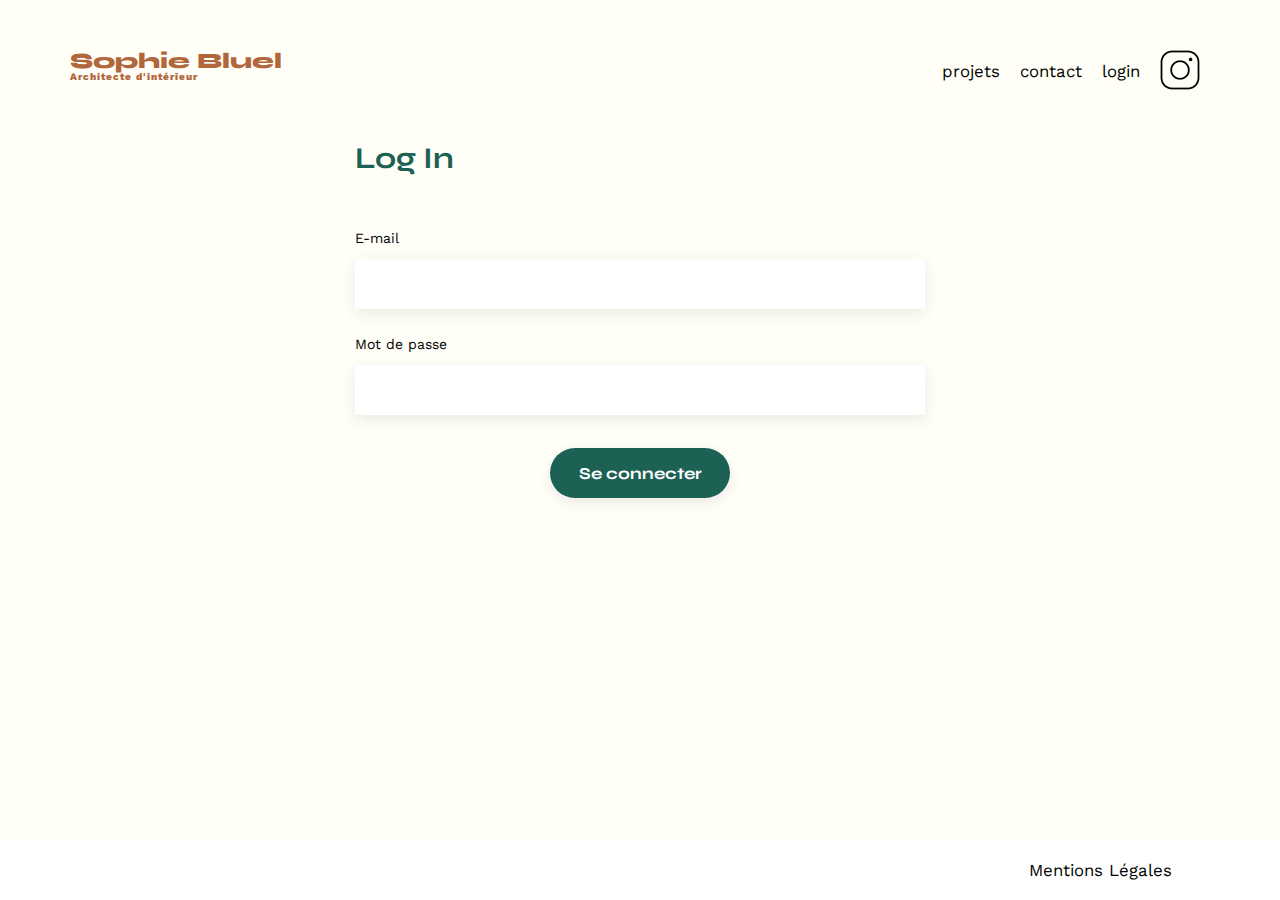
<file: FrontEnd/login.html>
<!DOCTYPE html>
<html lang="fr">
<head>
	<meta charset="UTF-8">
	<title>Sophie Bluel - Architecte d'intérieur</title>
	<meta name="viewport" content="width=device-width, initial-scale=1.0">
	<link rel="preconnect" href="https://fonts.googleapis.com">
	<link rel="preconnect" href="https://fonts.gstatic.com" crossorigin>
	<link href="https://fonts.googleapis.com/css2?family=Syne:wght@700;800&family=Work+Sans&display=swap" rel="stylesheet">
	<meta name="description" content="">
	<link rel="stylesheet" href="./assets/style.css">
	<script src="./assets/login.js" defer></script>

</head>
<body>
	<div class="index">
		<header>
			<h1>Sophie Bluel <span>Architecte d'intérieur</span></h1>
			<nav>
				<ul>
					<li>
						<a href="index.html">projets</a>
					</li>
					<li>contact</li>
					<li>
						<a href="login.html" id="loginLogout">login</a>
					</li>
					<li><img src="./assets/icons/instagram.png" alt="Instagram"></li>
				</ul>
			</nav>
		</header>
		<main class="login__page">
			<h2>Log In</h2>
			<div class="login">
				<form action="#" method="post">
					<label for="email">E-mail</label>
					<input type="email" id="email" required>
					<label for="pass">Mot de passe</label>
					<input type="password" name="mot de passe" id="password">
					<input type="submit" value="Se connecter">
				</form>
			</div>
		</main>
	</div>
<footer class="footer__login">
	<nav>
		<ul>
			<li>Mentions Légales</li>
		</ul>
	</nav>
</footer>
</body>
</html>
</file>
<file: FrontEnd/assets/style.css>
/* http://meyerweb.com/eric/tools/css/reset/
   v2.0 | 20110126
   License: none (public domain)
*/

html, body, div, span, applet, object, iframe,
h1, h2, h3, h4, h5, h6, p, blockquote, pre,
a, abbr, acronym, address, big, cite, code,
del, dfn, em, img, ins, kbd, q, s, samp,
small, strike, strong, sub, sup, tt, var,
b, u, i, center,
dl, dt, dd, ol, ul, li,
fieldset, form, label, legend,
table, caption, tbody, tfoot, thead, tr, th, td,
article, aside, canvas, details, embed,
figure, figcaption, footer, header, hgroup,
menu, nav, output, ruby, section, summary,
time, mark, audio, video {
	margin: 0;
	padding: 0;
	border: 0;
	font-size: 100%;
	font: inherit;
	vertical-align: baseline;
}
/* HTML5 display-role reset for older browsers */
article, aside, details, figcaption, figure,
footer, header, hgroup, menu, nav, section {
	display: block;
}
body {
	line-height: 1;
}
ol, ul {
	list-style: none;
}
blockquote, q {
	quotes: none;
}
blockquote:before, blockquote:after,
q:before, q:after {
	content: '';
	content: none;
}
table {
	border-collapse: collapse;
	border-spacing: 0;
}
/** end reset css**/
body {
	font-family: 'Work Sans' ;
	font-size: 14px;
	background-color: #FFFFF7;
}
.index {
	max-width: 1140px;
	margin:auto;
}
header {
	display: flex;
	justify-content: space-between;
	margin: 50px 0
}
section {
	margin: 50px 0
}

h1{
	display: flex;
	flex-direction: column;
	font-family: 'Syne';
	font-size: 22px;
	font-weight: 800;
	color: #B1663C
}

h1 > span {
	font-family: 'Work Sans';
	font-size:10px;
	letter-spacing: 0.1em;
}

h2{
	font-family: 'Syne';
	font-weight: 700;
	font-size: 30px;
	color: #1D6154
}
nav ul {
	display: flex;
	align-items: center;
	list-style-type: none;

}
nav li {
	padding: 0 10px;
	font-size: 1.2em;
}

a {
	text-decoration: none;
	color: inherit;
}
li:hover {
	color: #B1663C;
}
#introduction {
	display: flex;
	align-items: center;
}
#introduction figure {
	flex: 1
}
#introduction img {
	display: block;
	margin: auto;
	width: 80%;
}

#introduction article {
	flex: 1
}
#introduction h2 {
	margin-bottom: 1em;
}

#introduction p {
	margin-bottom: 0.5em;
}
#portfolio h2 {
	text-align: center;
	margin-bottom: 1em;
}

.filter {
	display: flex;
	justify-content: center;
	margin-bottom: 50px;
	gap: 10px;
}

.btn {
	border: 1px solid #1D6154;
	border-radius: 50px;
	padding: 5px 9px;
	background-color: transparent;
	font-family: "Syne", Arial, sans-serif;
	font-size: 16px;
	color: #1D6154;
}

.btn:hover, .btn__null {
	background-color: #1D6154;
	color: white;
}

.gallery {
	width: 100%;
	display: grid;
	grid-template-columns: 1fr 1fr 1fr;
	grid-column-gap: 20px;
	grid-row-gap: 20px;
}

.gallery img {
	width: 100%;
}

figcaption {
	margin-top: 10px;
}

#contact, .login__page {
	width: 50%;
	margin: auto;
}

#contact > * {
	text-align: center;

}
h2{
	margin-bottom: 20px;
}
form {
	text-align: left;
	margin-top:30px;
	display: flex;
	flex-direction: column;
}

input, select {
	height: 50px;
	font-size: 1.2em;
	border: none;
	box-shadow: 0px 4px 14px rgba(0, 0, 0, 0.09);
	padding: 0 20px;
	font-family: "Work sans";
}
label {
	margin: 2em 0 1em 0;
}
#contact textarea {
	border: none;
	box-shadow: 0px 4px 14px rgba(0, 0, 0, 0.09);
}

input[type="submit"], .btn__modal, .btn__submit{
	font-family: 'Syne';
	font-weight: 700;
	color: white;
	background-color: #1D6154;
	margin : 2em auto ;
	width: 180px;
	text-align: center;
	border-radius: 60px ;
}



footer nav ul {
	display: flex;
	justify-content: flex-end;
	margin: 2em;
}

footer {
	background-color: white;
	height: 60px;
	display: flex;
	justify-content: center;
}

.footer__login {
	position: fixed;
	left: 0;
	bottom: 0;
	right: 0;	
}

footer nav {
	display: flex;
	justify-content: flex-end;
	width: 100%;
	max-width: 1140px;
}

#titleFilter {
	display: flex;
	justify-content: center;
	align-items: center;
	margin-bottom: 1em;
	gap:10px;
}

#titleFilter a {
	font-family: 'Work sans';
	font-size: 14px;
	font-weight: 400;
	color: black;
}

.modal {
	display: flex;
	justify-content: center;
	align-items: center;
	position: fixed;
	top: 0;
	left: 0;
	width: 100%;
	height: 100%;
	background: rgba(0, 0, 0, 0.8);
}

.modal-wrapper {
	width: 600px;
	max-width: 1140px;
	padding: 40px;
	background-color: #FFFFF7;
	border-radius: 10px;
}

.contentModal {
	display: grid;
	justify-content: center;
	grid-template-columns: 1fr 1fr 1fr 1fr 1fr;
	grid-column-gap: 10px;
	grid-row-gap: 20px;
	padding: 50px;
}

.contentUnderModal {
	padding: 0 50px;
}

.contentModal img {
	width: 100%;
}

.contentModal figure {
	position: relative;
}

#titleModal {
	text-align: center;
	font: 'Work sans';
	font-size: 26px;
}

.js-modal-close {
	width: 100%;
	display: flex;
	justify-content: flex-end;
	align-items: flex-end;
}

.js-modal-back {
	width: 100%;
	display: flex;
	justify-content: flex-start;
}

.fa-trash-can {
	padding: 6px;
	margin: 10px;
	position: absolute;
	top: 0;
	right: 0;
	color: white;
	background-color: black;
	border-radius: 5px;
}

.btn__modal, .btn__submit {
	display: flex;
	justify-content: center;
	padding: 10px;
}

hr {
	margin-bottom: 10px;
}

button {
	background-color: transparent;
	border: none;
}

.addWork {
	display: flex;
	flex-direction: column;
	gap: 0;
}

#photoInput {
	display: none;
	z-index: 1;
}

.custom-file-upload {
	border-radius: 30px;
	background-color: #CBD6DC;
	padding: 10px 20px;
	color: #306685;
	font-weight: bold;
	font-size: 14px;
	font-family: 'Work sans';
	margin: 0;
}

.inputBtn {
	margin: 0;
	background-color: #CBD6DC;
	border-radius: 30px;
}

.inputPhoto {
	display: flex;
	flex-direction: column;
	justify-content: center;
	align-items: center;
	background-color: #E8F1F6;
	margin: 0;
	width: 100%;
}

.fa-image {
	font-size: 90px;
	color: #B9C5CC;
	line-height: inherit;
	margin-bottom: 10px;
	margin-top: 30px;
}

.inputModalContent {
	font-family: 'Work sans';
	margin-top: 10px;
	margin-bottom: 30px;
}

.modal-header {
	display: flex;
}

.btn__lock {
	background-color: #A7A7A7;
	color: #FFFFFF;
}

#previewImage {
	width: 30%;
}

.buttonJs {
	display: flex;
	align-items: center;
}

.fa-xmark, .fa-arrow-left  {
	font-size: 1.4rem;
}

.headerMod {
	background-color: black;
	color: white;
	padding: 10px 0;
	text-align: center;
	position: absolute;
	top: 0;
	left: 0;
	width: 100%;
}

.headerLogIn {
	margin: 80px 0;
}
</file>
